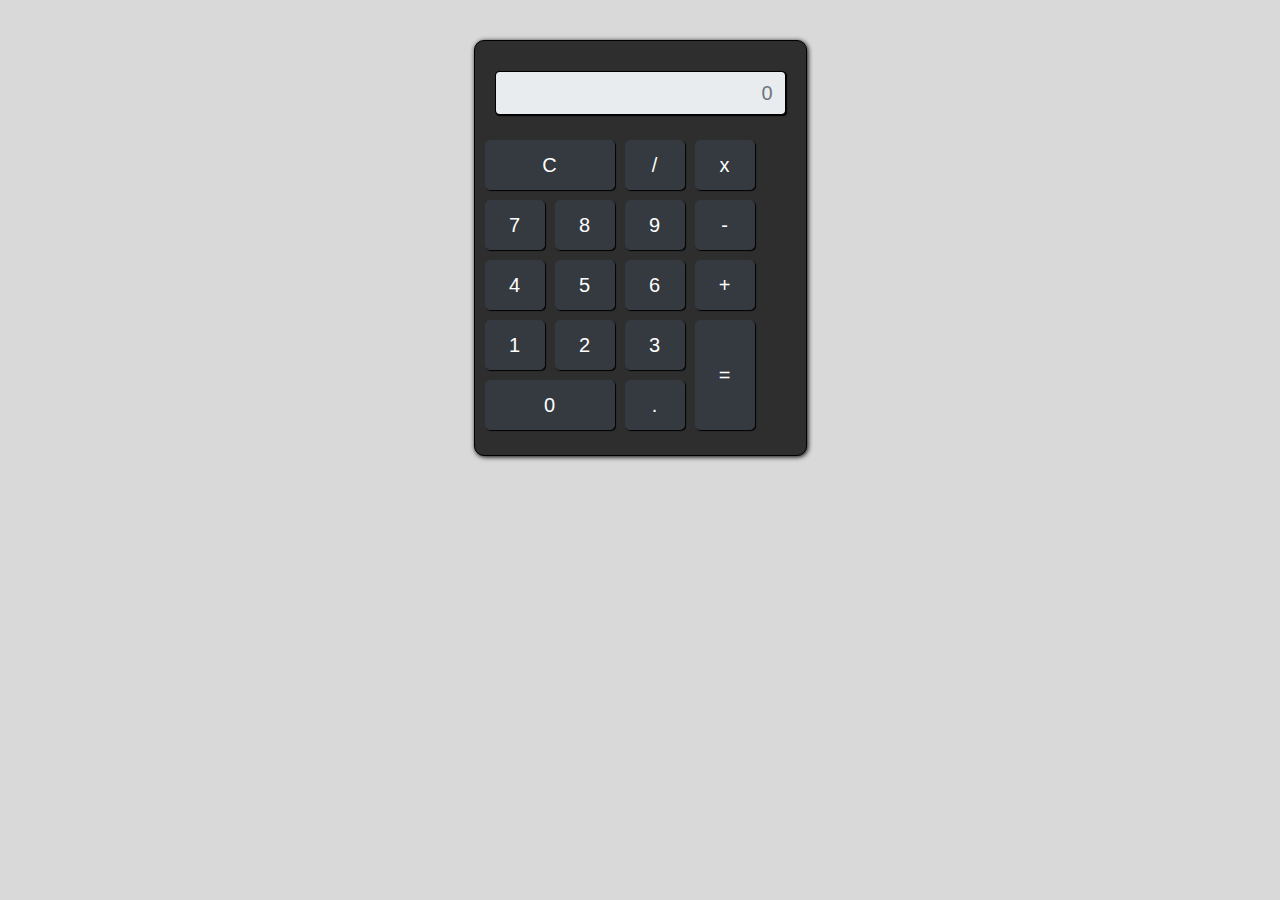
<file: App-1-Calculadora/index.html>
<!doctype html>
<html lang="pt-br">
  <head>
    <!-- Required meta tags -->
    <meta charset="utf-8">
    <meta name="viewport" content="width=device-width, initial-scale=1, shrink-to-fit=no">

		<title>Calculadora</title>

		<!-- Bootstrap CSS-->
    <link rel="stylesheet" href="css/bootstrap.min.css">

    <!--Estilo-->
    <link rel="stylesheet" href="css/estilo.css">
	</head>

  <body>
    <div class="container">
      <div class="row">
        <div class="col d-flex justify-content-center">
          <br />

          <div class="calculadora">
            <input id="resultado" type="text" class="form-control resultado" placeholder="0" disabled="disabled" />
            
            <div class="row">
              <button onclick="calcular('acao', 'c')" type="button" class="btn btn-dark btn-lg clear font-weight-light">C</button>
              <button onclick="calcular('acao', '/')" type="button" class="btn btn-dark btn-lg font-weight-light">/</button>
              <button onclick="calcular('acao', '*')" type="button" class="btn btn-dark btn-lg font-weight-light">x</button>
            </div>

            <div class="row">
              <button onclick="calcular('valor', 7)" type="button" class="btn btn-dark btn-lg font-weight-light">7</button>
              <button onclick="calcular('valor', 8)" type="button" class="btn btn-dark btn-lg font-weight-light">8</button>
              <button onclick="calcular('valor', 9)" type="button" class="btn btn-dark btn-lg font-weight-light">9</button>
              <button onclick="calcular('acao', '-')" type="button" class="btn btn-dark btn-lg font-weight-light">-</button>
            </div>
            
            <div class="row">
              <button onclick="calcular('valor', 4)" type="button" class="btn btn-dark btn-lg font-weight-light">4</button>
              <button onclick="calcular('valor', 5)" type="button" class="btn btn-dark btn-lg font-weight-light">5</button>
              <button onclick="calcular('valor', 6)" type="button" class="btn btn-dark btn-lg font-weight-light">6</button>
              <button onclick="calcular('acao', '+')" type="button" class="btn btn-dark btn-lg font-weight-light">+</button>
            </div>

            <div class="row">
              <button onclick="calcular('valor', 1)" type="button" class="btn btn-dark btn-lg font-weight-light">1</button>
              <button onclick="calcular('valor', 2)" type="button" class="btn btn-dark btn-lg font-weight-light">2</button>
              <button onclick="calcular('valor', 3)" type="button" class="btn btn-dark btn-lg font-weight-light">3</button>
              <button onclick="calcular('acao', '=')" type="button" class="btn btn-dark btn-lg enter">=</button>
            </div>

            <div class="row" style="margin-top: -60px">
              <button onclick="calcular('valor', 0)" type="button" class="btn btn-dark zero btn-lg font-weight-light">0</button>
              <button onclick="calcular('acao', '*')" type="button" class="btn btn-dark btn-lg font-weight-light">.</button>
            </div>

          </div>
        </div>
      </div>
    </div>   

    <script src="js/calcular.js"></script>
  </body>	
</html>
</file>
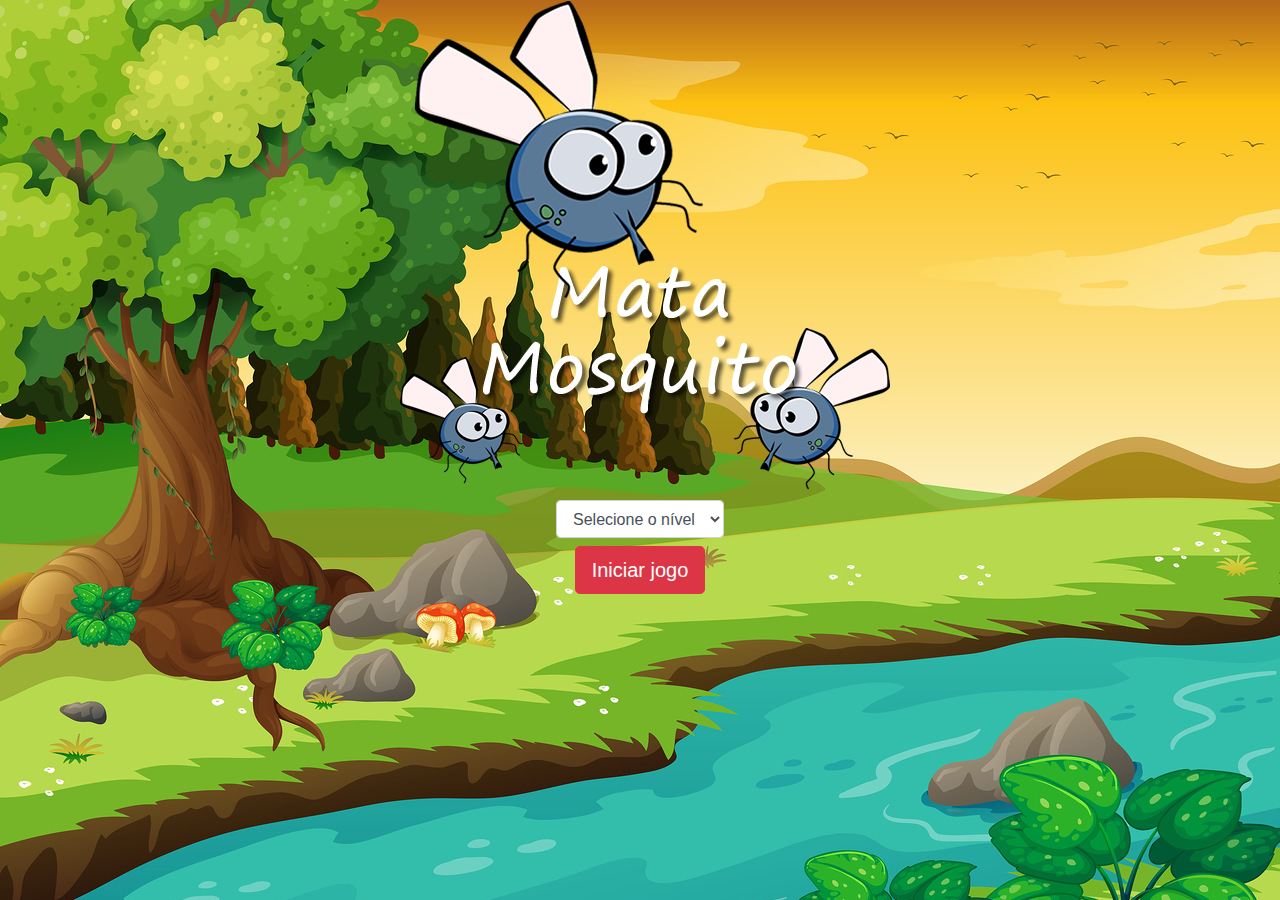
<file: App-2-Game_mata_mosquito/index.html>
<!DOCTYPE html>
<html lang="pt-br">
<head>
    <meta charset="UTF-8">
    <meta http-equiv="X-UA-Compatible" content="IE=edge">
    <meta name="viewport" content="width=device-width, initial-scale=1.0">

    <!--Estilo-->
    <link rel="stylesheet" href="css/estilo.css">

    <!--Bootstrap-->
    <link rel="stylesheet" href="css/bootstrap.min.css">

    <!--Script do Jogo-->
    <script src="js/jogo.js"></script>

    <title>Mata mosquito</title>
</head>
<body>
    <div class="container">
        <div class="row">
            <div class="col">
                <div class="d-flex justify-content-center">
                    <img src="img/game.png" alt="">
                </div>
            </div>
        </div>

        <div class="row">
            <div class="col">
                <div class="d-flex justify-content-center">
                    <div class="mb-2">
                        <select class="form-control" name="" id="nivel">
                            <option value="">Selecione o nível</option>
                            <option value="normal">Normal</option>
                            <option value="dificil">Difícil</option>
                            <option value="extremo">Extremo</option>
                        </select>
                    </div>
                </div>
            </div>
        </div>

        <div class="row">
            <div class="col">
                <div class="d-flex justify-content-center">
                    <button class="btn btn-danger btn-lg" type="button" onclick="iniciarJogo()">Iniciar jogo</button>
                </div>
            </div>
        </div>

        <div class="row mt-3">
            <div class="col">
                <div class="d-flex justify-content-center ">
                    <span id="msgNivel" class="msgNivel"></span>
                </div>
            </div>
        </div>
    </div>
</body>
</html>
</file>
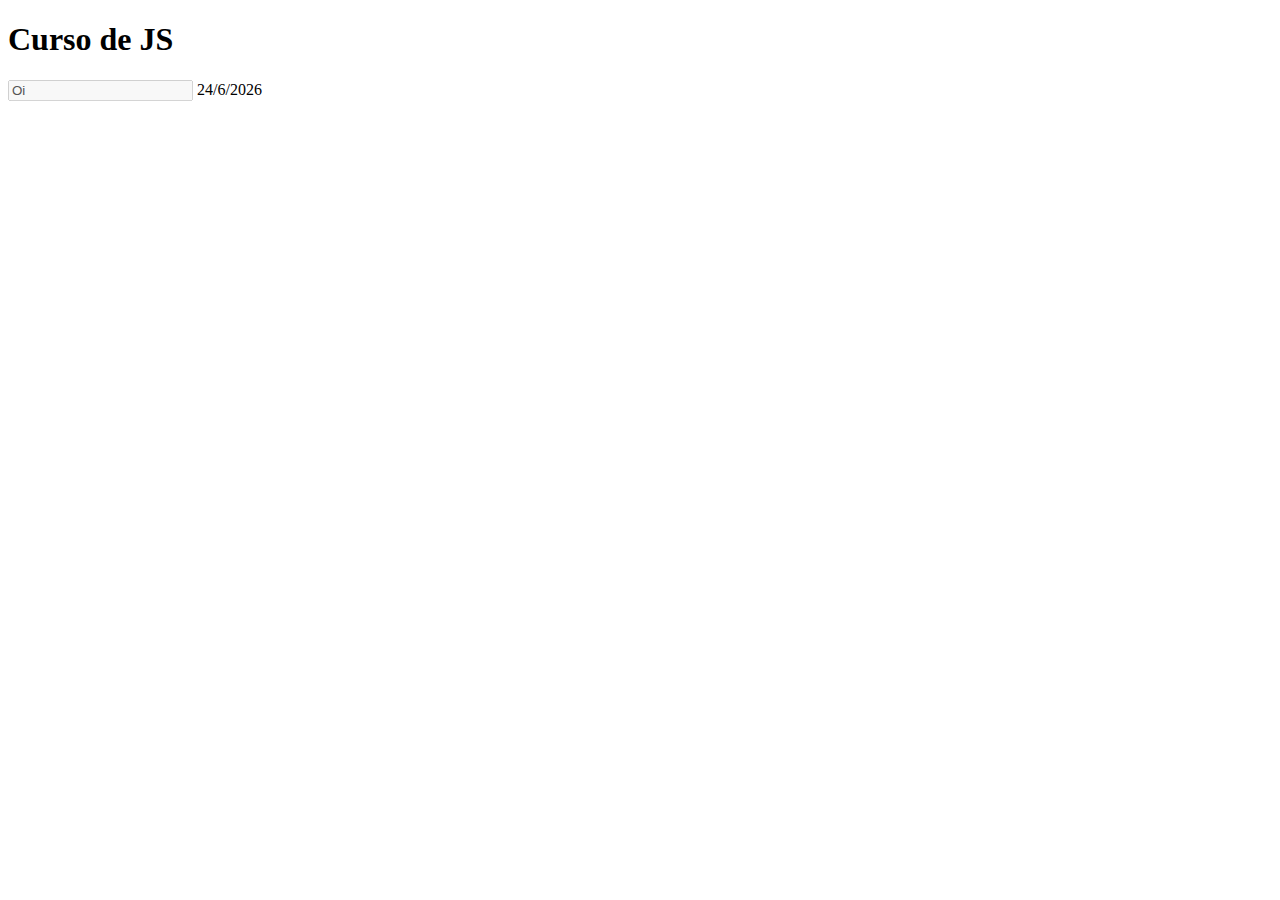
<file: Aulas/index.html>
<!DOCTYPE html>
<html lang="ptbr">
<head>
    <meta charset="UTF-8">
    <meta http-equiv="X-UA-Compatible" content="IE=edge">
    <meta name="viewport" content="width=device-width, initial-scale=1.0">
    <title>JavaScript</title>
    
</head>
<body>
    <h1>Curso de JS</h1>
    <input id="nome" disabled="disabled" type="text" placeholder="Teste de precedência">

    <script src="meu_script.js"></script>
</body>
</html>
</file>
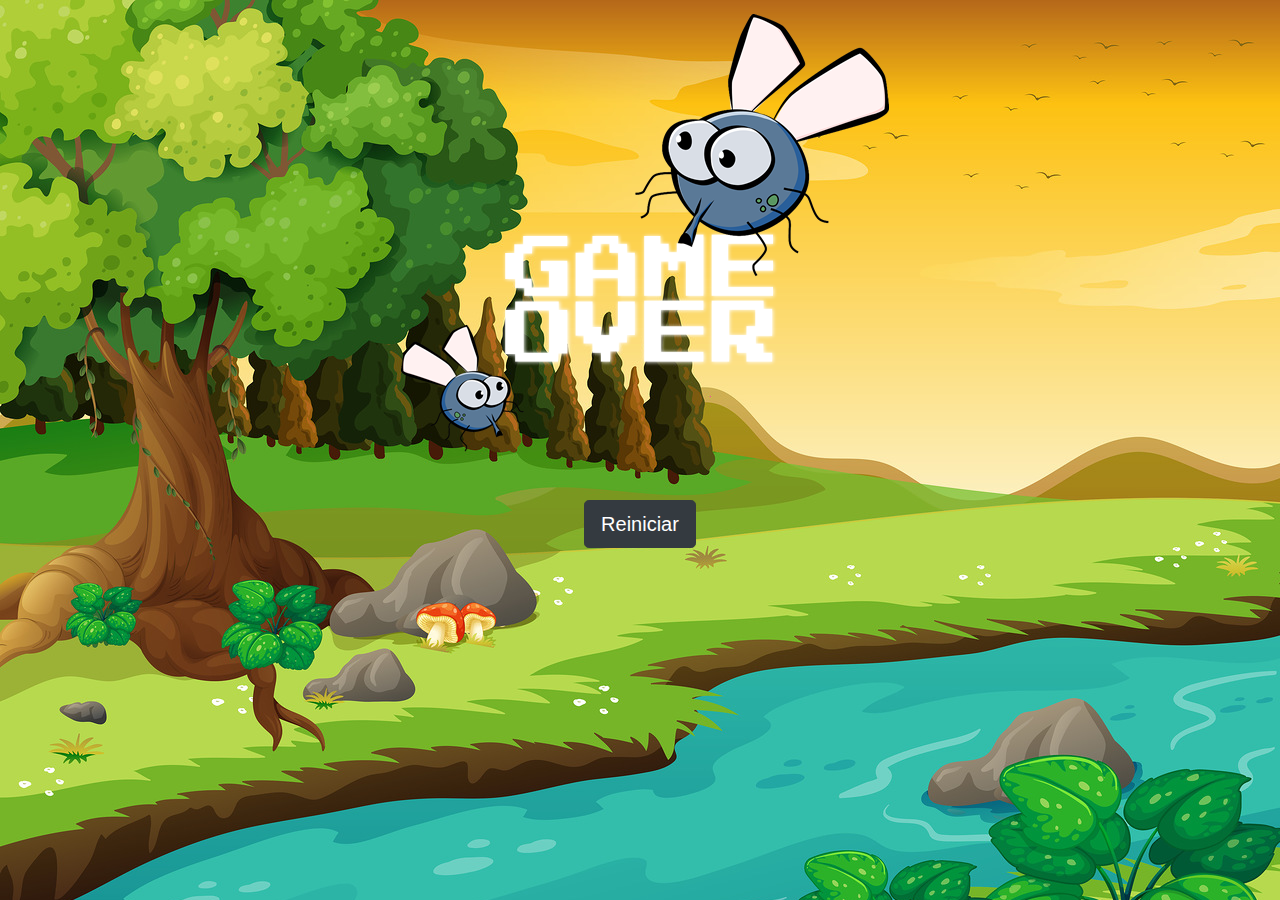
<file: App-2-Game_mata_mosquito/fim-de-jogo.html>
<!DOCTYPE html>
<html lang="pt-br">
<head>
    <meta charset="UTF-8">
    <meta http-equiv="X-UA-Compatible" content="IE=edge">
    <meta name="viewport" content="width=device-width, initial-scale=1.0">

    <!--Estilo-->
    <link rel="stylesheet" href="css/estilo.css">

    <!--Bootstrap-->
    <link rel="stylesheet" href="css/bootstrap.min.css">

    <!--Script do Jogo-->
    <script src="js/jogo.js"></script>

    <title>Game Over</title>
</head>
<body>
    <div class="container">
        <div class="row">
            <div class="col">
                <div class="d-flex justify-content-center">
                    <img src="img/game_over.png" alt="">
                </div>
            </div>
        </div>

        <div class="row">
            <div class="col">
                <div class="d-flex justify-content-center">
                    <button class="btn btn-dark btn-lg" onclick="window.location.href = 'index.html'" type="button">Reiniciar</button>
                </div>
            </div>
        </div>
    </div>
</body>
</html>
</file>
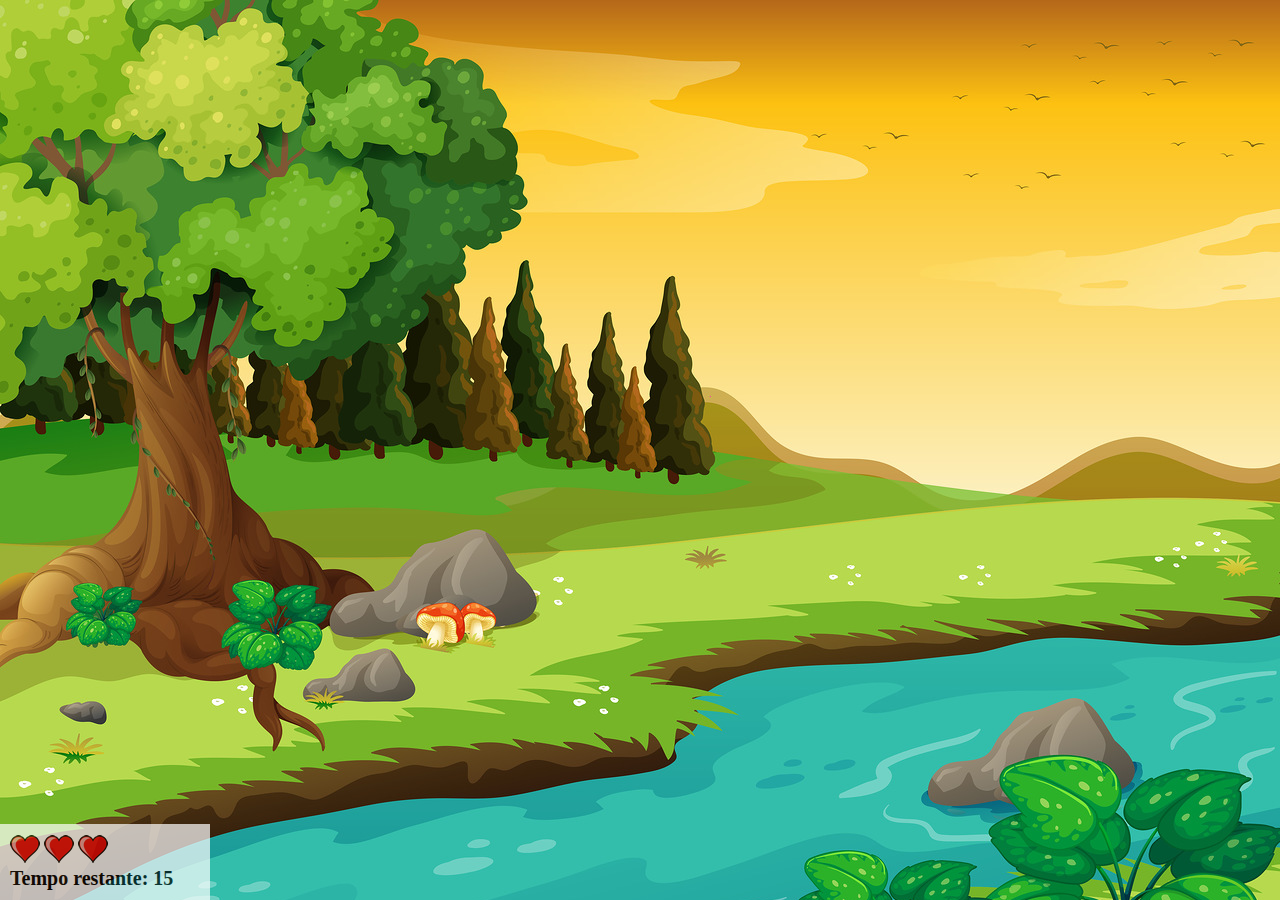
<file: App-2-Game_mata_mosquito/game.html>
<!DOCTYPE html>
<html lang="pt-br">
<head>
    <meta charset="UTF-8">
    <meta http-equiv="X-UA-Compatible" content="IE=edge">
    <meta name="viewport" content="width=device-width, initial-scale=1.0">

    <!--Estilo do Jogo-->
    <link rel="stylesheet" href="css/estilo.css">

    <!--Script do Jogo-->
    <script src="js/jogo.js"></script>

    <title>Mata Mosquito</title>
</head>
<body onresize="ajustaTamanhoPalcoJogo()">
    
    <div class="painel">
        <div class="vidas">
            <img id="v1" src="img/coracao_cheio.png" alt="">
            <img id="v2" src="img/coracao_cheio.png" alt="">
            <img id="v3" src="img/coracao_cheio.png" alt="">
        </div>

        <div class="cronometro">
            Tempo restante: <span id="cronometro"></span>
        </div>
    </div>

    <script>
        document.getElementById('cronometro').innerHTML = tempo

        //Chama a função posicaoRandomica() em um intervalo de tempo
        var criaMosca = setInterval(function(){
            posicaoRandomica()
        }, criaMoscaTempo)
    </script>
</body>
</html>
</file>
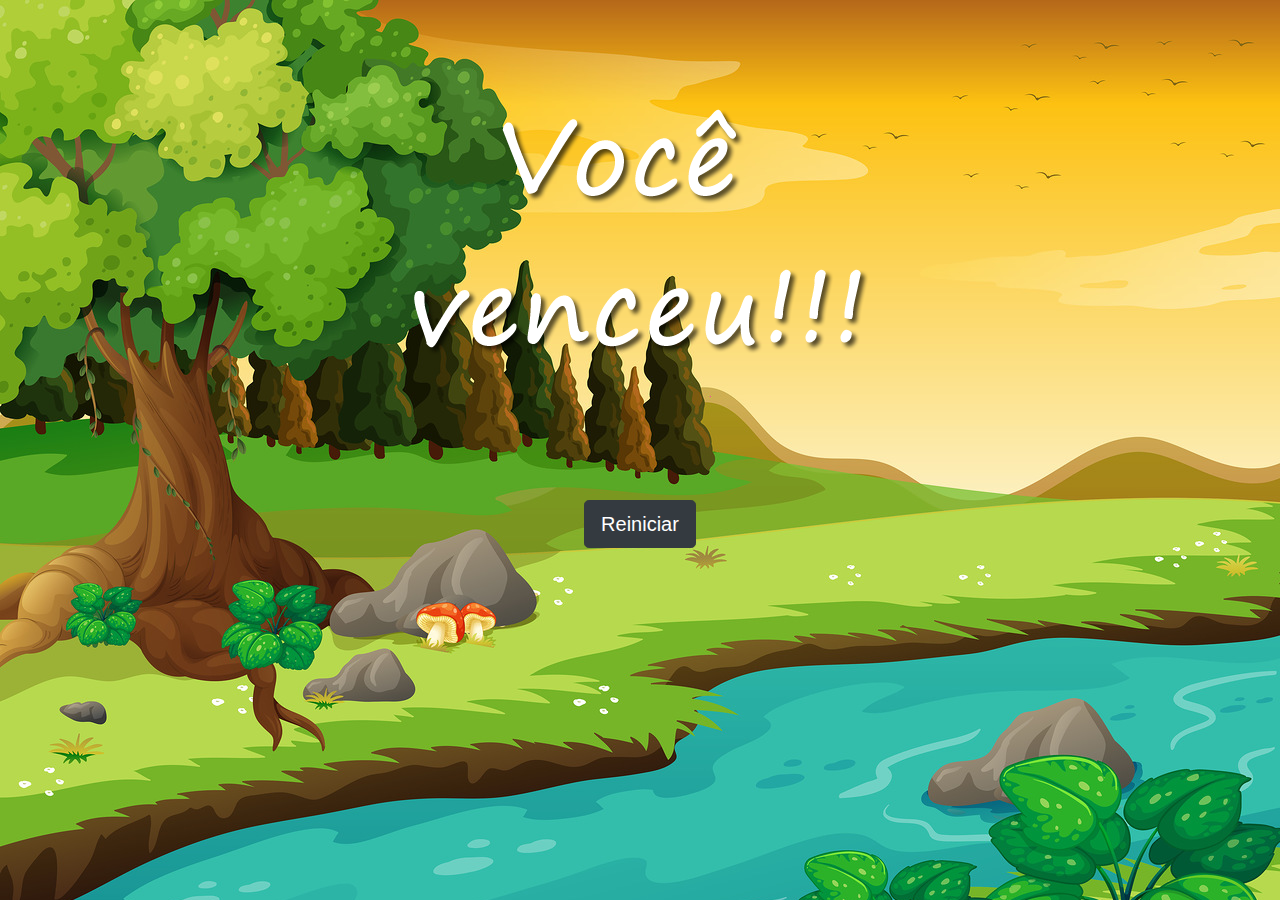
<file: App-2-Game_mata_mosquito/vitoria.html>
<!DOCTYPE html>
<html lang="pt-br">
<head>
    <meta charset="UTF-8">
    <meta http-equiv="X-UA-Compatible" content="IE=edge">
    <meta name="viewport" content="width=device-width, initial-scale=1.0">

    <!--Estilo-->
    <link rel="stylesheet" href="css/estilo.css">

    <!--Bootstrap-->
    <link rel="stylesheet" href="css/bootstrap.min.css">

    <!--Script do Jogo-->
    <script src="js/jogo.js"></script>

    <title>Game Over</title>
</head>
<body>
    <div class="container">
        <div class="row">
            <div class="col">
                <div class="d-flex justify-content-center">
                    <img src="img/vitoria.png" alt="">
                </div>
            </div>
        </div>

        <div class="row">
            <div class="col">
                <div class="d-flex justify-content-center">
                    <button class="btn btn-dark btn-lg" onclick="window.location.href = 'index.html'" type="button">Reiniciar</button>
                </div>
            </div>
        </div>
    </div>
</body>
</html>
</file>
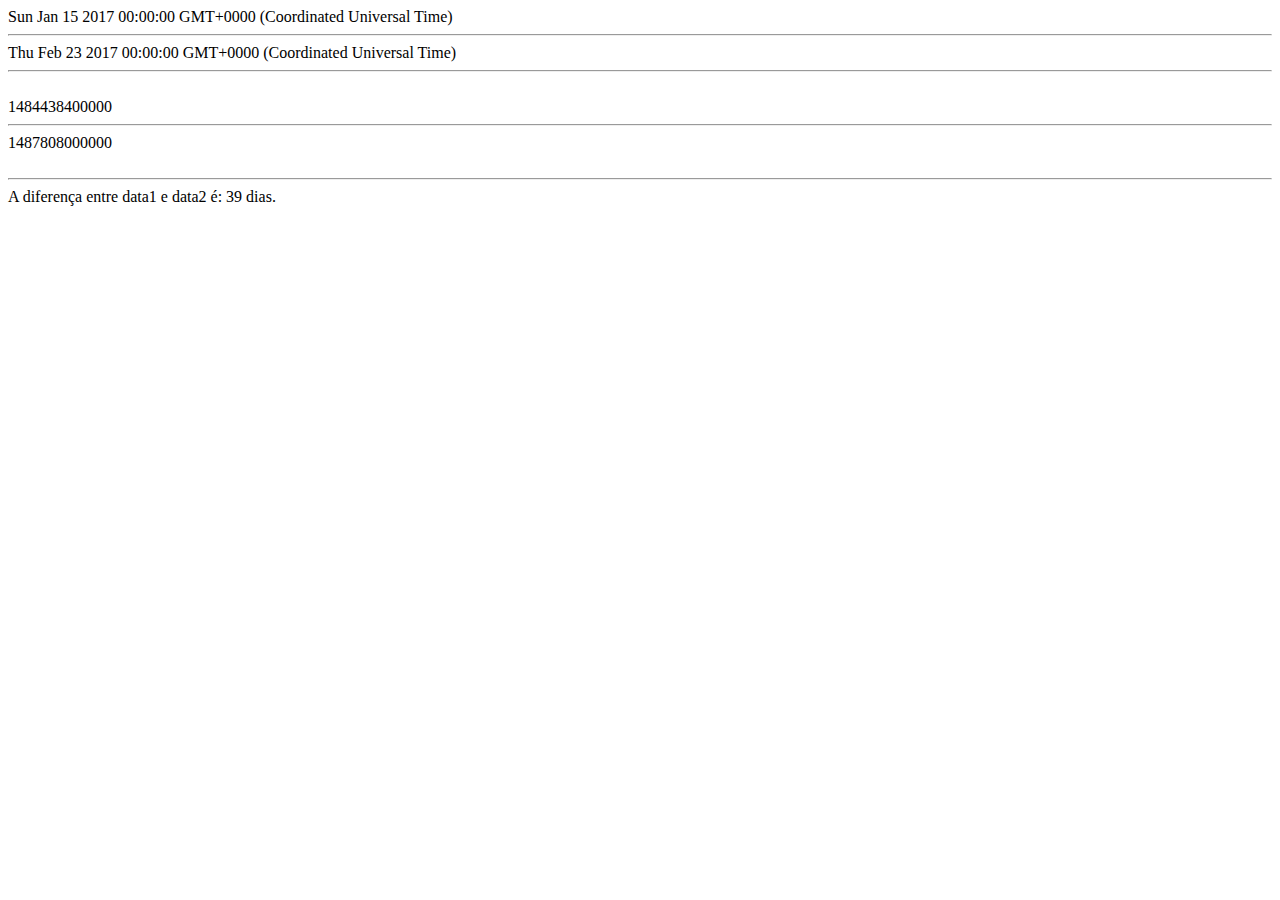
<file: Aulas/date.html>
<!DOCTYPE html>
<html lang="en">
<head>
    <meta charset="UTF-8">
    <meta http-equiv="X-UA-Compatible" content="IE=edge">
    <meta name="viewport" content="width=device-width, initial-scale=1.0">
    <title>Document</title>

    <script>
        /*
        var data = new Date()

        document.write(data)

        //Adiciona/Remover dias
        data.setDate(data.getDate() + 1)
        document.write("<hr />")
        document.write(data.toDateString())
        document.write("<hr />")

        //Adicionar/Remover Meses
        data.setMonth(data.getMonth() + 1)
        document.write(data.toString())
        document.write("<hr />")
        */

        //15/01/2017
        //23/02/2017'
        var data1 = new Date(2017, 0, 15)
        var data2 = new Date(2017, 1, 23)

        document.write(data1.toString())
        document.write("<hr />")
        document.write(data2.toString())
        document.write("<hr />")
        document.write('<br />')

        //converter datas para algo que possamos calcular
        document.write(data1.getTime())
        document.write("<hr />")
        document.write(data2.getTime())

        //1 de Janeiro de 1970
        document.write("<br /><br /><hr />")
        //encontrar a quantidade de milissegundos entre data1 e data2
        var ms_entre_datas = Math.abs(data1.getTime() - data2.getTime())

        //quantos milissegundos ha em 1 dia
        var ms_por_dia = 1*24*60*60*1000

        document.write('A diferença entre data1 e data2 é: ' + Math.ceil(ms_entre_datas / ms_por_dia) + ' dias.')

        



    </script>
</head>
<body>
    
</body>
</html>
</file>
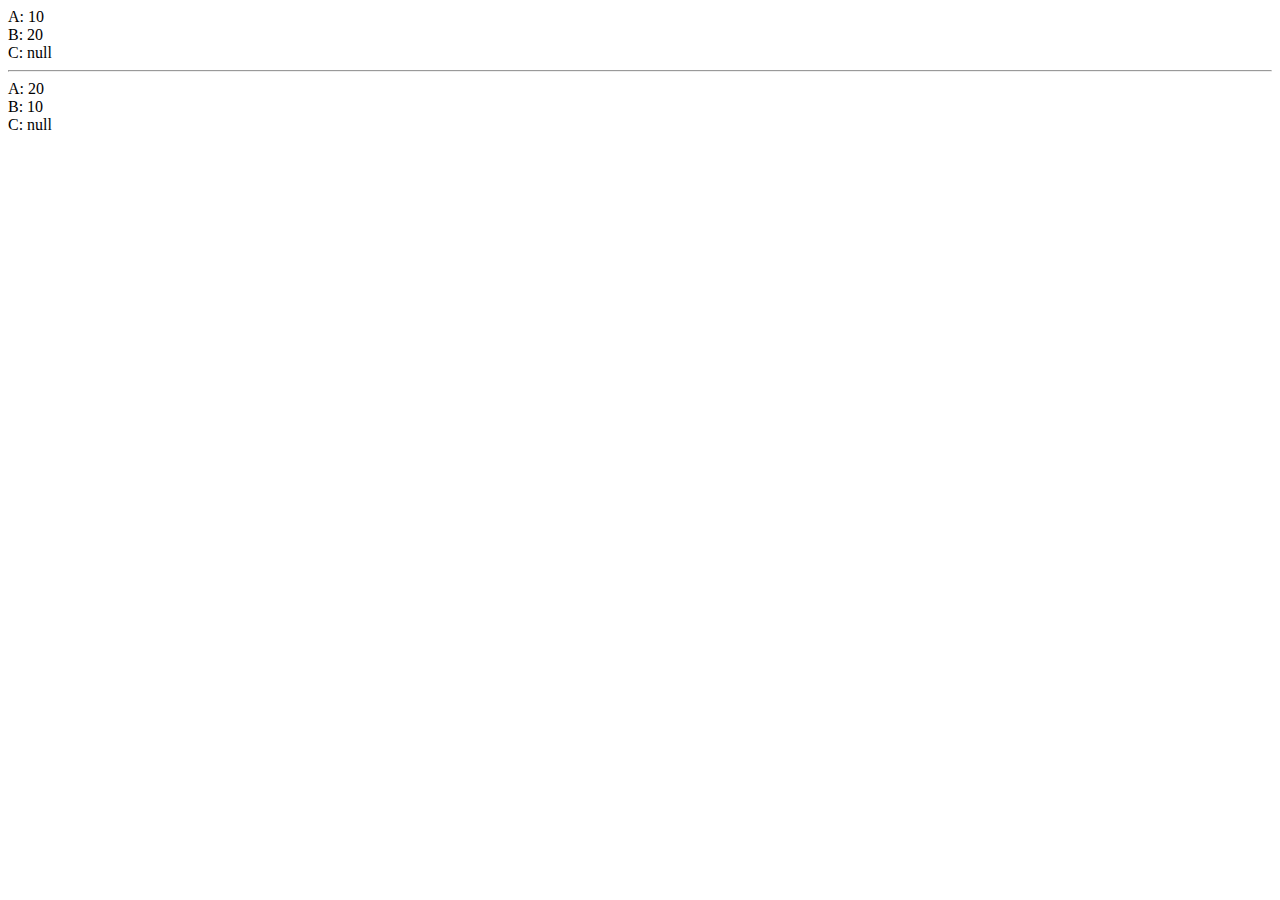
<file: Aulas/desafio1.html>
<!DOCTYPE html>
<html lang="ptbr">
<head>
    <meta charset="UTF-8">
    <meta http-equiv="X-UA-Compatible" content="IE=edge">
    <meta name="viewport" content="width=device-width, initial-scale=1.0">
    <title>Document</title>
</head>
<body>
    

    <script>
        var a = 10
        var b = 20
        var c = null

        document.write('A: ' + a + '<br />')
        document.write('B: ' + b + '<br />')
        document.write('C: ' + c + '<br />')

        document.write('<hr />')

        c = a
        a = b
        b = c

        c = null

        document.write('A: ' + a + '<br />')
        document.write('B: ' + b + '<br />')
        document.write('C: ' + c + '<br />')

        console.log('mates')

        

    </script>
</body>
</html>
</file>
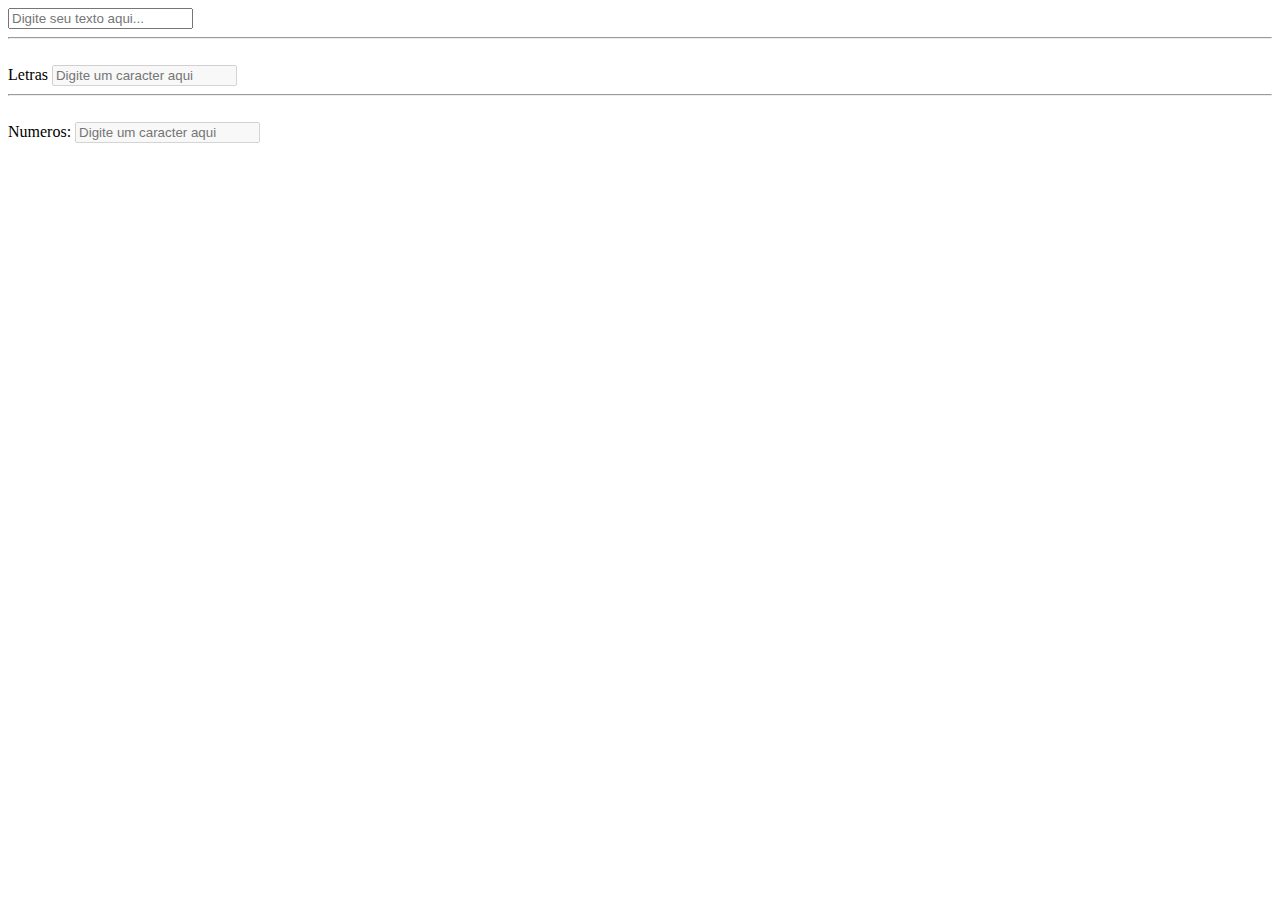
<file: Aulas/dom_manipulando_valores.html>
<!DOCTYPE html>
<html lang="pt-br">
<head>
    <meta charset="UTF-8">
    <meta http-equiv="X-UA-Compatible" content="IE=edge">
    <meta name="viewport" content="width=device-width, initial-scale=1.0">
    <title>Eventos</title>

    
</head>
<body>
    <input type="text" name="msg" id="msg" onkeyup="distribuirCaracter()" placeholder="Digite seu texto aqui...">
    <br>
    <hr>
    <br>
    <span>Letras</span>
    <input type="text" name="" id="letra" disabled="disabled" placeholder="Digite um caracter aqui">
    <br>
    <hr>
    <br>
    <span>Numeros:</span>
    <input type="text" name="" id="numero" disabled="disabled" placeholder="Digite um caracter aqui">


    <script>
        function distribuirCaracter(){
            //selecionar o valor digitado
            var caracter = document.getElementById('msg').value
            //limpar o campo de digitação
            document.getElementById('msg').value = ''

            //limpar espaços nas extremidades da msg
            caracter.trim()

            switch(caracter){
                case '0':
                case '1':
                case '2':
                case '3':
                case '4':
                case '5':
                case '6':
                case '7':
                case '8':
                case '9':
                    //adicionar o caractere no campo referente a números
                    document.getElementById('numero').value = caracter
                    break;
                default:
                    //Adicionar o caractere no campo referente a letras
                    document.getElementById('letra').value = caracter
            }
        }


    </script>
</body>
</html>
</file>
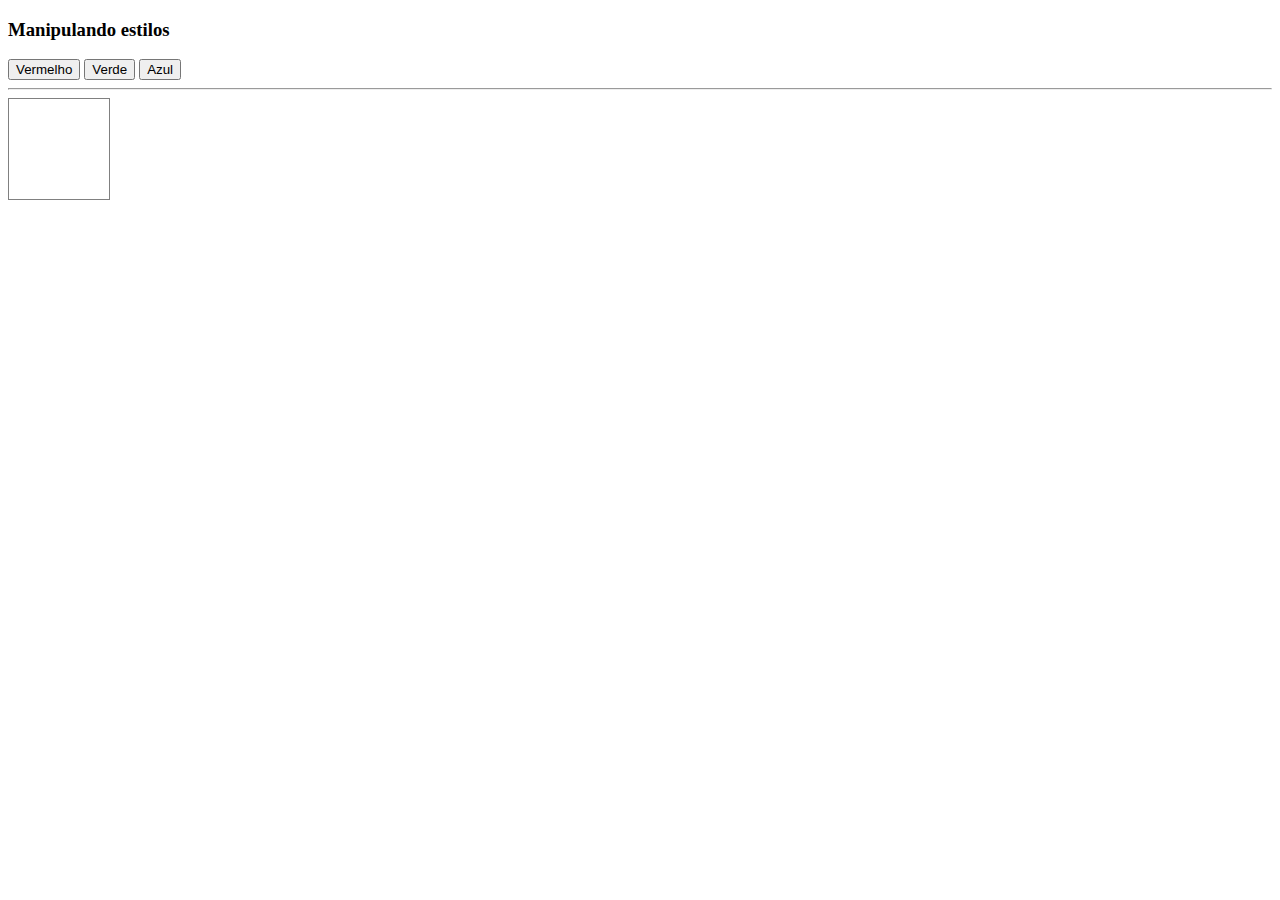
<file: Aulas/manipulando_estilos_elementos.html>
<!DOCTYPE html>
<html lang="pt-br">
<head>
    <meta charset="UTF-8">
    <meta http-equiv="X-UA-Compatible" content="IE=edge">
    <meta name="viewport" content="width=device-width, initial-scale=1.0">
    <title>Eventos</title>

    
</head>
<body>
    <h3>Manipulando estilos</h3>
    <button type="button" onclick="modificaEstilo('#FF0000', '100px', '200px')">Vermelho</button>
    <button type="button" onclick="modificaEstilo('#00FF00', '300px', '150px')">Verde</button>
    <button type="button" onclick="modificaEstilo('#0000FF', '50px', '50px')">Azul</button>

    <br>
    <hr>

    <div id="box" style="border: 1px solid grey; width: 100px; height: 100px;"></div>
    
    <script>
        function modificaEstilo(corDeFundo, w, h){
            document.getElementById('box').style.backgroundColor = corDeFundo
            document.getElementById('box').style.width = w
            document.getElementById('box').style.height = h

        }
    </script>
</body>
</html>
</file>
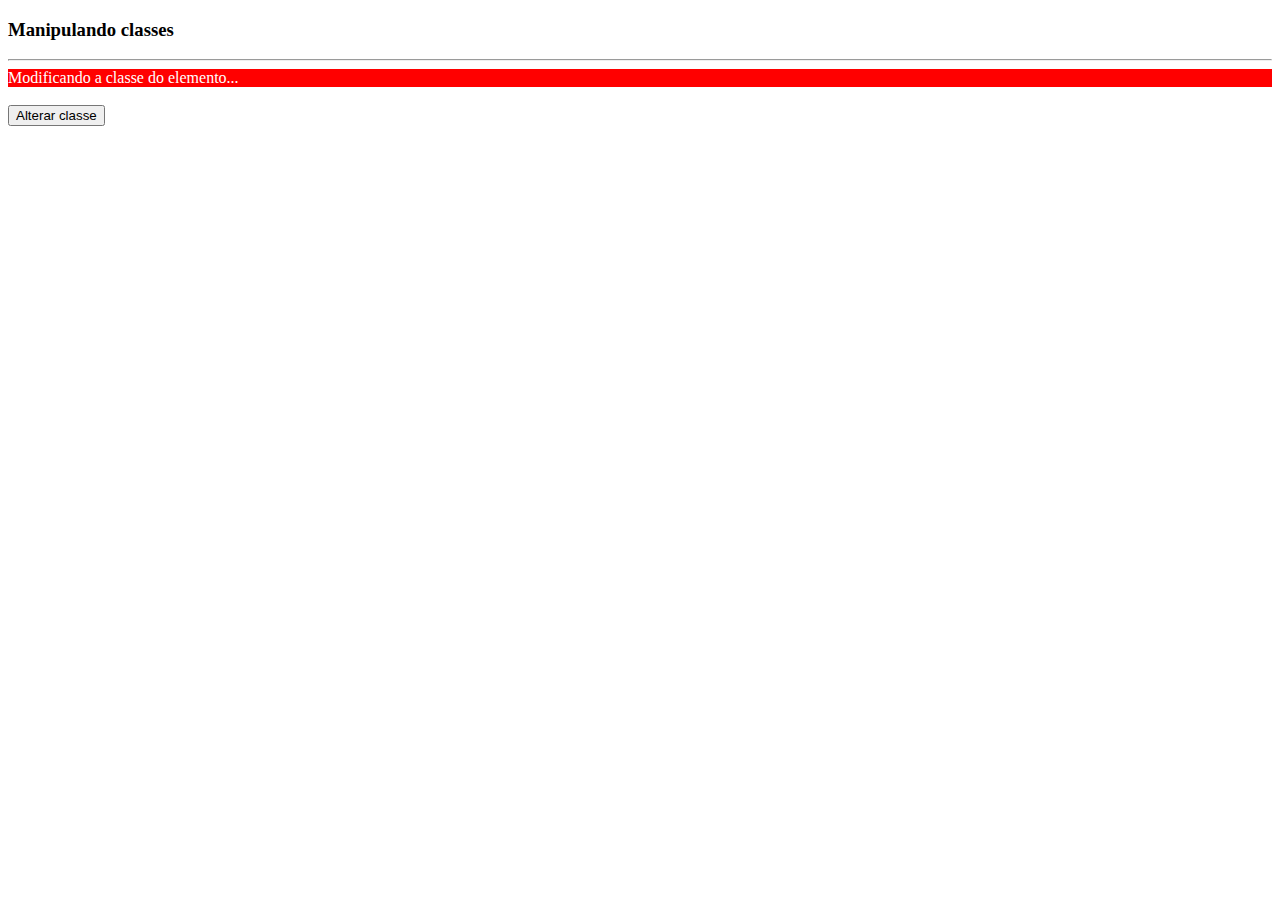
<file: Aulas/modificando_classe.html>
<!DOCTYPE html>
<html lang="pt-br">
<head>
    <meta charset="UTF-8">
    <meta http-equiv="X-UA-Compatible" content="IE=edge">
    <meta name="viewport" content="width=device-width, initial-scale=1.0">
    <title>Eventos</title>

    <style>
        .estilo1{
            background-color: red;
            color: white;
        }

        .estilo2{
            background-color: red;
            color: white;
            padding: 150px;
            text-align: center;
            font-size: 15px;
        }
    </style>
    
</head>
<body>
    <h3>Manipulando classes</h3>
    <hr>

    <div id="mensagem" class="estilo1">
        Modificando a classe do elemento...
    </div>

    <br>
    <button type="button" onclick="modificaClasse()">Alterar classe</button>

    <script>
        function modificaClasse(){
            document.getElementById('mensagem').className = 'estilo2'
        }
    </script>
</body>
</html>
</file>
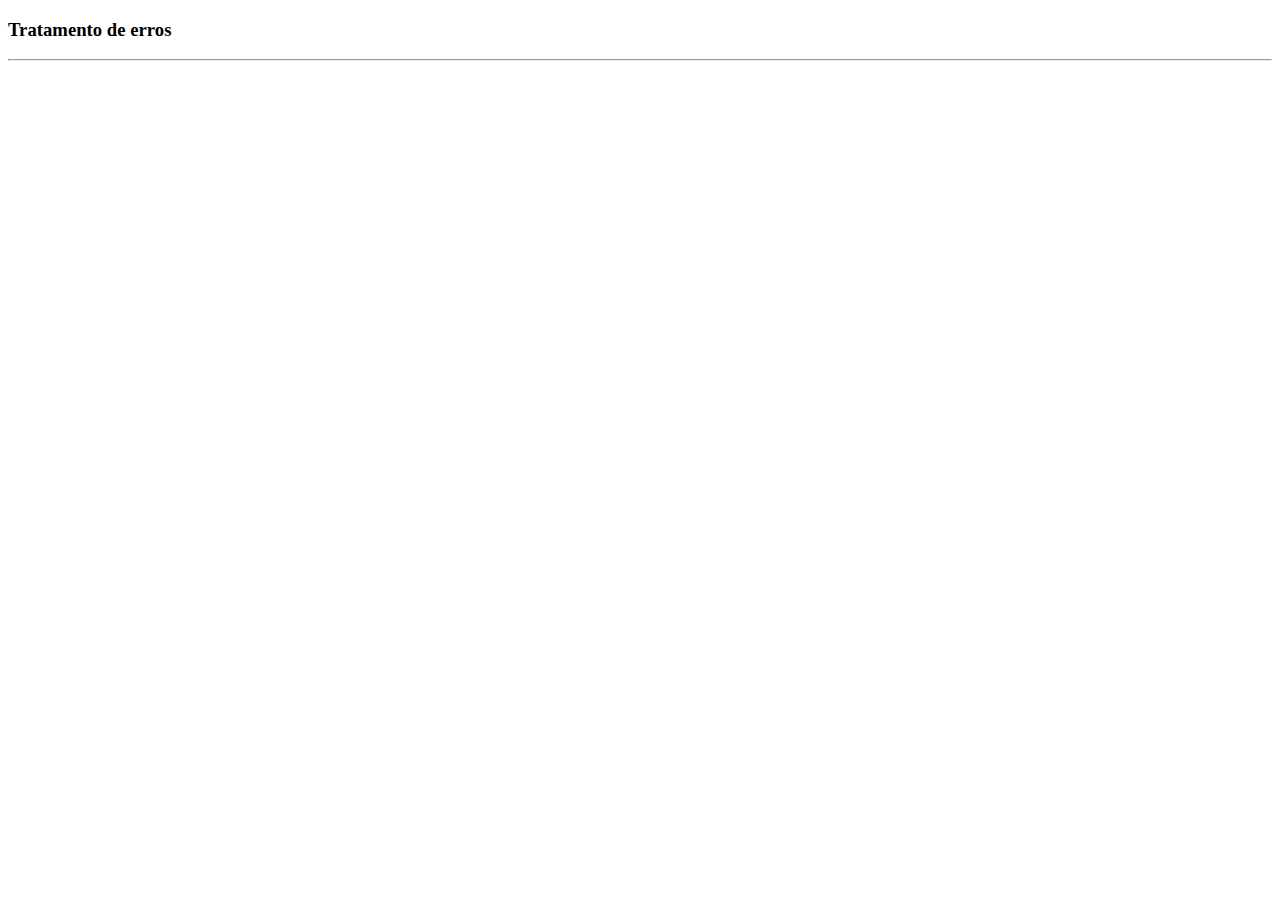
<file: Aulas/tratamento_erros.html>
<!DOCTYPE html>
<html lang="pt-br">
<head>
    <meta charset="UTF-8">
    <meta http-equiv="X-UA-Compatible" content="IE=edge">
    <meta name="viewport" content="width=device-width, initial-scale=1.0">
    <title>Eventos</title>


    
</head>
<body>
    <h3>Tratamento de erros</h3>
    <hr>

    <script>
        var video = Array()

        video[1] = Array()
        video[1]['nome'] = 'Fullmetal'
        video[1]['categoria'] = 'anime'

        function getVideo(video){
            try{
                console.log(video[0]['nome'])
            } catch(e){
                console.log('Agora podemos tratar o erro')
            } finally{
                console.log('Sempre passa por aqui (try, catch)')
            }
        }
    </script>
</body>
</html>
</file>
<file: App-1-Calculadora/css/estilo.css>
body{
    background-color: #D9D9D9; 
}

.calculadora {
    margin-top: 40px;
    border: solid 1px #000;
    padding: 20px;
    background-color: #2E2E2E;
    border-radius: 10px;
    box-shadow: 1px 1px 5px #000;
  }

  .btn {
    width: 60px;
    height: 50px;
    margin: 5px;
    box-shadow: 1px 1px 1px #000;
  }

  .clear {
    width: 130px;
  }

  .enter {
    height: 110px;
  }

  .zero {
    width: 130px;
  }

  .resultado {
    text-align: right;
    font-size: 20px;
    margin-top: 10px;
    margin-bottom: 20px;
    border: solid 1px #000;
    box-shadow: 1px 1px 1px #000;
  }
</file>
<file: App-2-Game_mata_mosquito/css/estilo.css>
html{
    cursor: url(../img/mata_mosca.png) 30 30, auto;
}

body{
    background-image: url(../img/bg.jpg);
    background-size: cover;
}

.mosca1{
    width: 50px;
    height: 50px;
}

.mosca2{
    width: 70px;
    height: 70px;
}

.mosca3{
    width: 90px;
    height: 90px;
}

.ladoA{
    transform: scaleX(1);
}

.ladoB{
    transform: scaleX(-1);
}


.painel{
    position: absolute;
    width: 190px;
    padding: 10px;
    bottom: 0px;
    left: 0px;
    border-top:  solid 1px white;
    background-color: white;
    opacity: 0.7;
}

.vidas{
    float: left;
}

.cronometro{
    float: left;
    font-size: 20px;
    font-weight: bold;
}

.msgNivel{
    font-size: 18px;
    color: white;
    font-weight: bold;
}
</file>
